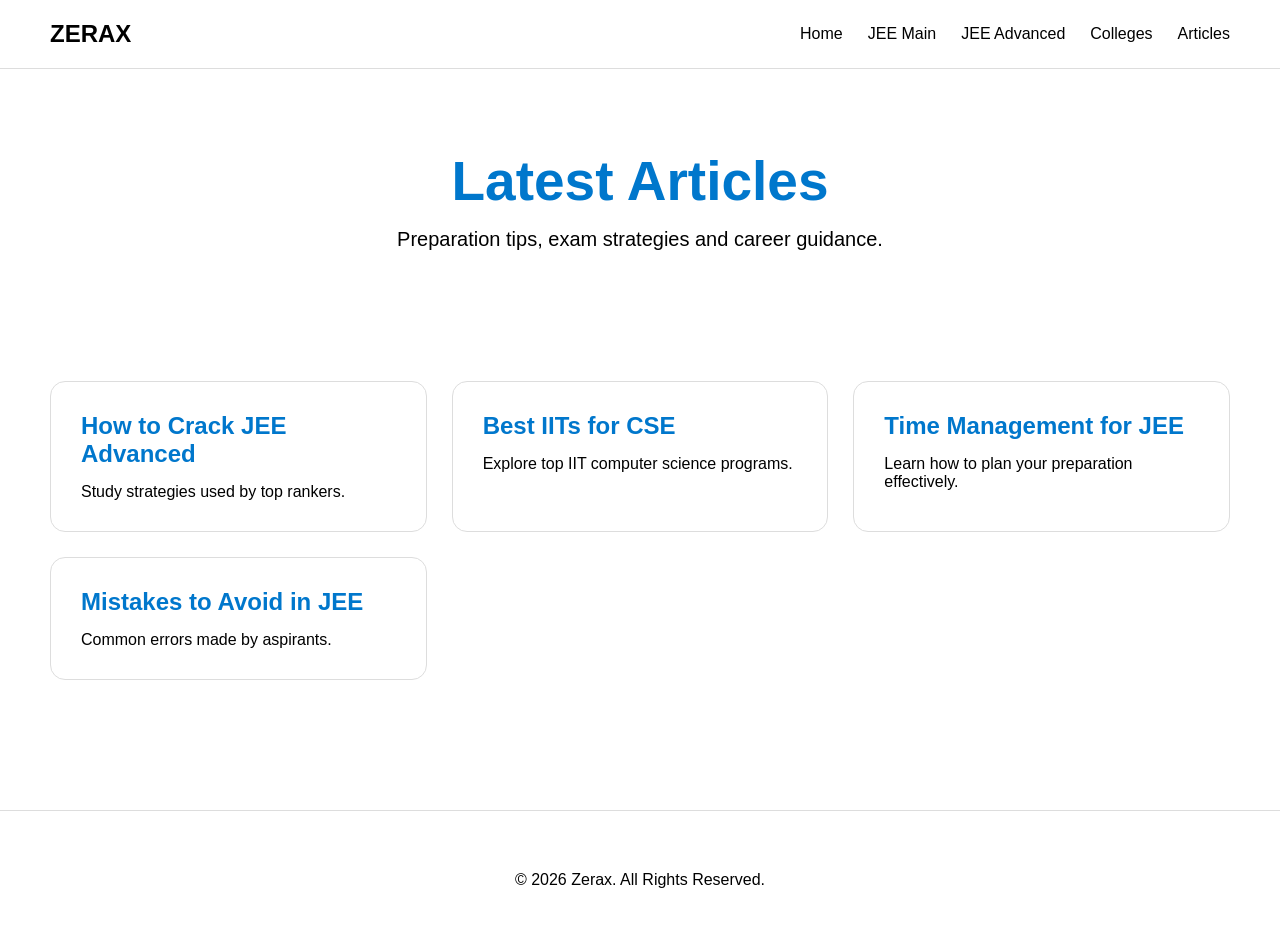
<file: articles.html>
<!DOCTYPE html>
<html lang="en">
<head>
    <meta charset="UTF-8">
    <meta name="viewport" content="width=device-width, initial-scale=1.0">
    <title>Articles - Zerax</title>
    <link rel="stylesheet" href="style.css">
</head>
<body>

<nav>
    <div class="logo">ZERAX</div>

    <ul>
        <li><a href="index.html">Home</a></li>
        <li><a href="jee-main.html">JEE Main</a></li>
        <li><a href="jee-advanced.html">JEE Advanced</a></li>
        <li><a href="colleges.html">Colleges</a></li>
        <li><a href="articles.html">Articles</a></li>
    </ul>
</nav>

<section class="exam-hero">
    <h1>Latest Articles</h1>
    <p>Preparation tips, exam strategies and career guidance.</p>
</section>

<section class="info-section">

    <div class="info-card">
        <h2>How to Crack JEE Advanced</h2>
        <p>Study strategies used by top rankers.</p>
    </div>

    <div class="info-card">
        <h2>Best IITs for CSE</h2>
        <p>Explore top IIT computer science programs.</p>
    </div>

    <div class="info-card">
        <h2>Time Management for JEE</h2>
        <p>Learn how to plan your preparation effectively.</p>
    </div>

    <div class="info-card">
        <h2>Mistakes to Avoid in JEE</h2>
        <p>Common errors made by aspirants.</p>
    </div>

</section>

<footer>
    <p>© 2026 Zerax. All Rights Reserved.</p>
</footer>

</body>
</html>
</file>
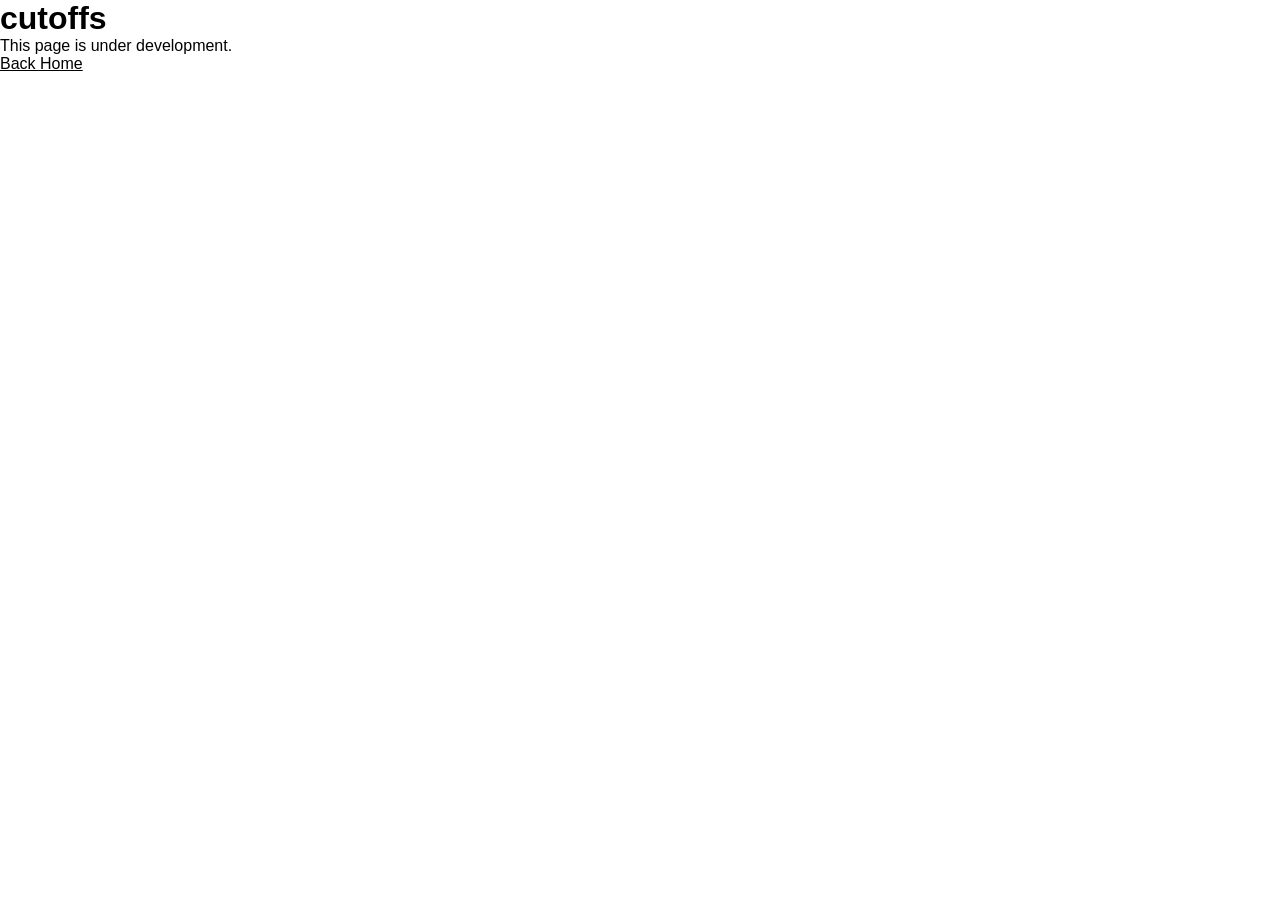
<file: cutoffs.html>
<!DOCTYPE html>
<html>
<head>
    <title>cutoffs - Zerax</title>
    <link rel="stylesheet" href="style.css">
</head>
<body>

<h1>cutoffs</h1>
<p>This page is under development.</p>

<a href="index.html">Back Home</a>

</body>
</html>
</file>
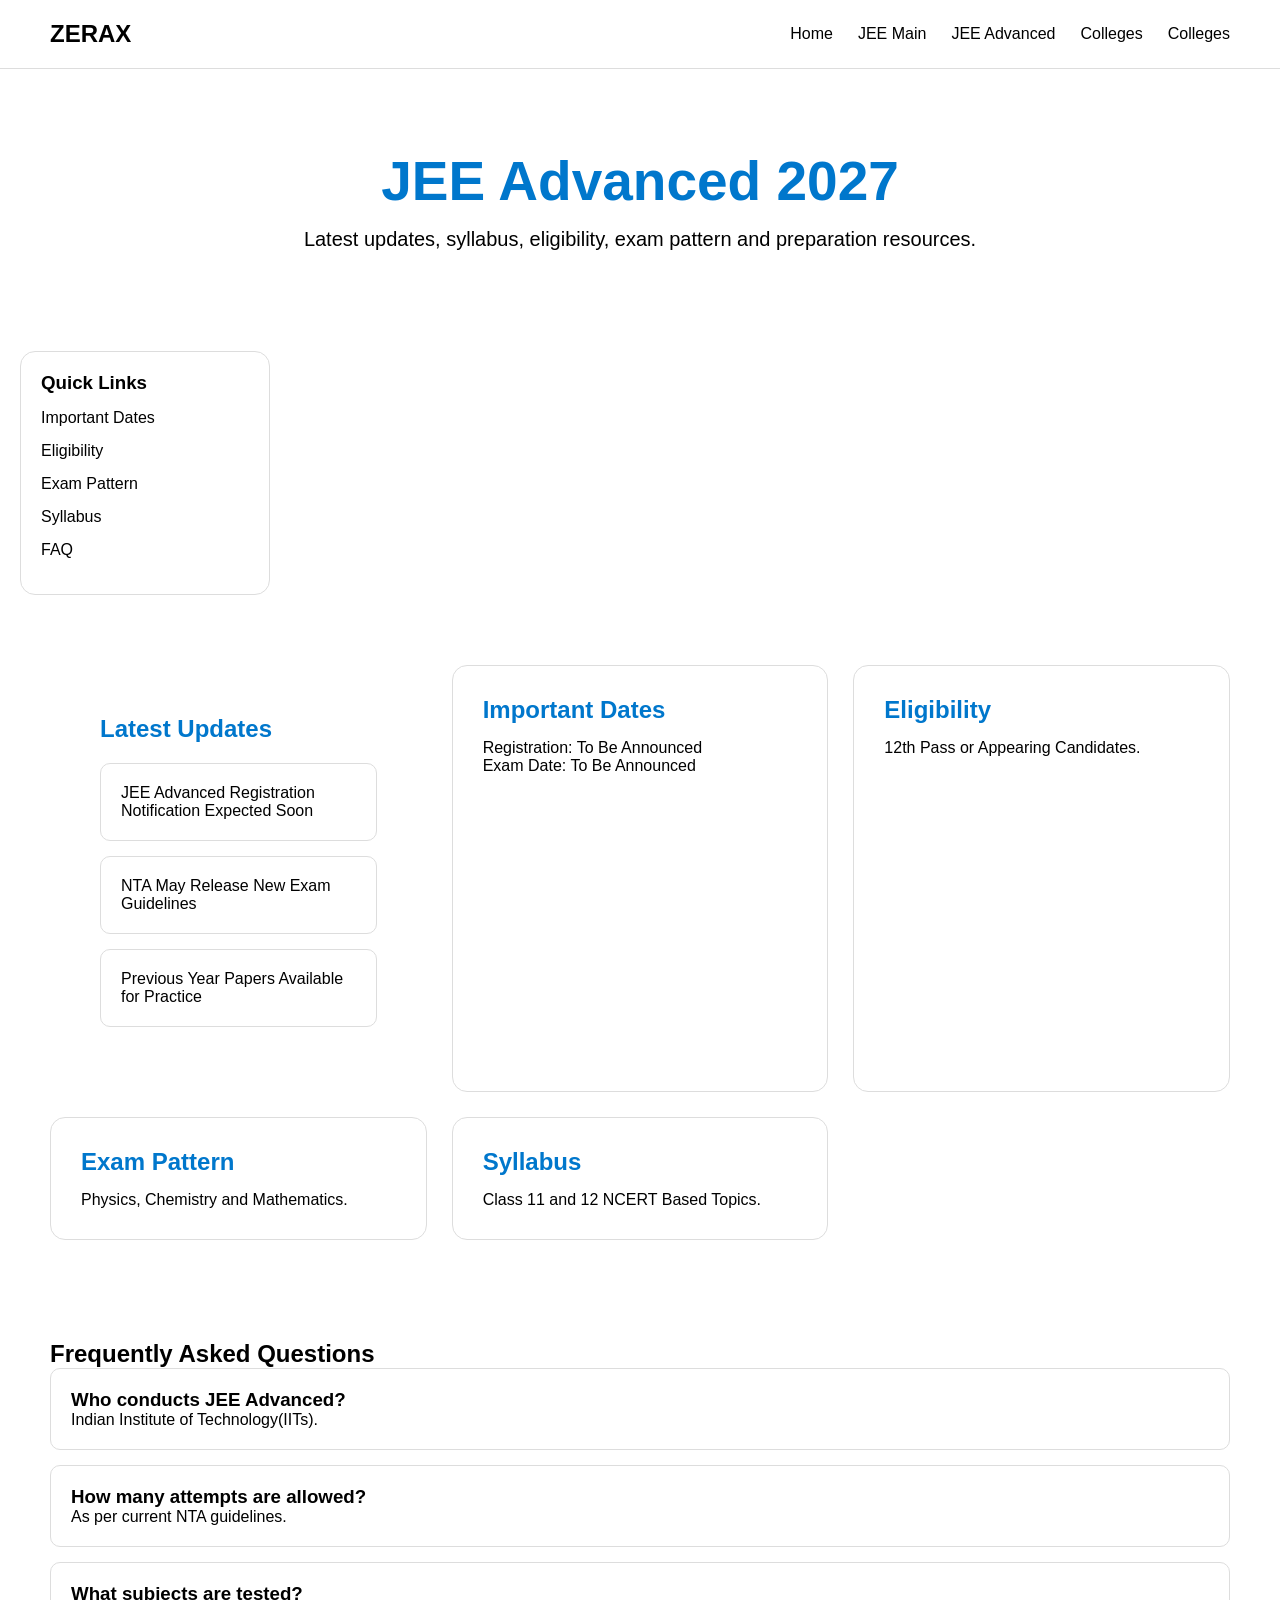
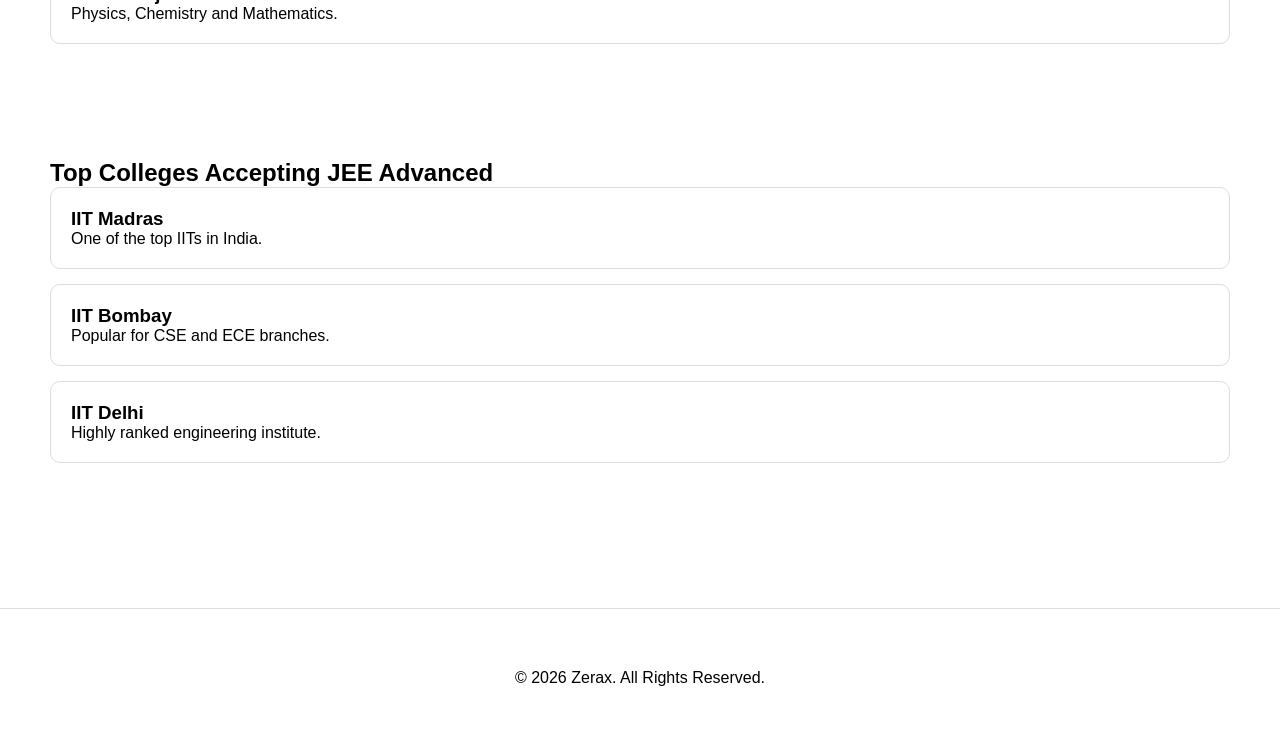
<file: jee-advanced.html>
<!DOCTYPE html>
<html lang="en">
<head>
    <meta charset="UTF-8">
    <meta name="viewport" content="width=device-width, initial-scale=1.0">
    <title>JEE Advanced 2027 - Zerax</title>
    <link rel="stylesheet" href="style.css">
</head>
<body>

<nav>
    <div class="logo">ZERAX</div>

    <ul>
         <li><a href="index.html">Home</a></li>
        <li><a href="jee-main.html">JEE Main</a></li>
        <li><a href="jee-advanced.html">JEE Advanced</a></li>
        <li><a href="colleges.html">Colleges</a></li>
        <li><a href="artcles.html">Colleges</a></li>
    </ul>
</nav>

<section class="exam-hero">
    <h1>JEE Advanced 2027</h1>
    <p>Latest updates, syllabus, eligibility, exam pattern and preparation resources.</p>
</section>

<div class="page-layout">

    <aside class="sidebar">
        <h3>Quick Links</h3>

        <a href="#">Important Dates</a>
        <a href="#">Eligibility</a>
        <a href="#">Exam Pattern</a>
        <a href="#">Syllabus</a>
        <a href="#">FAQ</a>
    </aside>

    <main class="content-area">

        <!-- Put all your existing cards and FAQ section here -->

    </main>

</div>

<section class="info-section">
<section class="latest-updates">

    <h2>Latest Updates</h2>

    <div class="update-card">
        JEE Advanced Registration Notification Expected Soon
    </div>

    <div class="update-card">
        NTA May Release New Exam Guidelines
    </div>

    <div class="update-card">
        Previous Year Papers Available for Practice
    </div>

</section>
    <div class="info-card">
        <h2>Important Dates</h2>
        <p>Registration: To Be Announced</p>
        <p>Exam Date: To Be Announced</p>
    </div>
  
    <div class="info-card">
        <h2>Eligibility</h2>
        <p>12th Pass or Appearing Candidates.</p>
    </div>

    <div class="info-card">
        <h2>Exam Pattern</h2>
        <p>Physics, Chemistry and Mathematics.</p>
    </div>

    <div class="info-card">
        <h2>Syllabus</h2>
        <p>Class 11 and 12 NCERT Based Topics.</p>
    </div>
</section>
<section class="faq-section">

    <h2>Frequently Asked Questions</h2>

    <div class="faq-card">
        <h3>Who conducts JEE Advanced?</h3>
        <p>Indian Institute of Technology(IITs).</p>
    </div>

    <div class="faq-card">
        <h3>How many attempts are allowed?</h3>
        <p>As per current NTA guidelines.</p>
    </div>

    <div class="faq-card">
        <h3>What subjects are tested?</h3>
        <p>Physics, Chemistry and Mathematics.</p>
    </div>

</section>

<section class="top-colleges">

    <h2>Top Colleges Accepting JEE Advanced</h2>

    <div class="college-card">
        <h3>IIT Madras</h3>
        <p>One of the top IITs in India.</p>
    </div>

    <div class="college-card">
        <h3>IIT Bombay</h3>
        <p>Popular for CSE and ECE branches.</p>
    </div>

    <div class="college-card">
        <h3>IIT Delhi</h3>
        <p>Highly ranked engineering institute.</p>
    </div>

</section>

<footer>
    <p>© 2026 Zerax. All Rights Reserved.</p>
</footer>

</body>
</html>
</file>
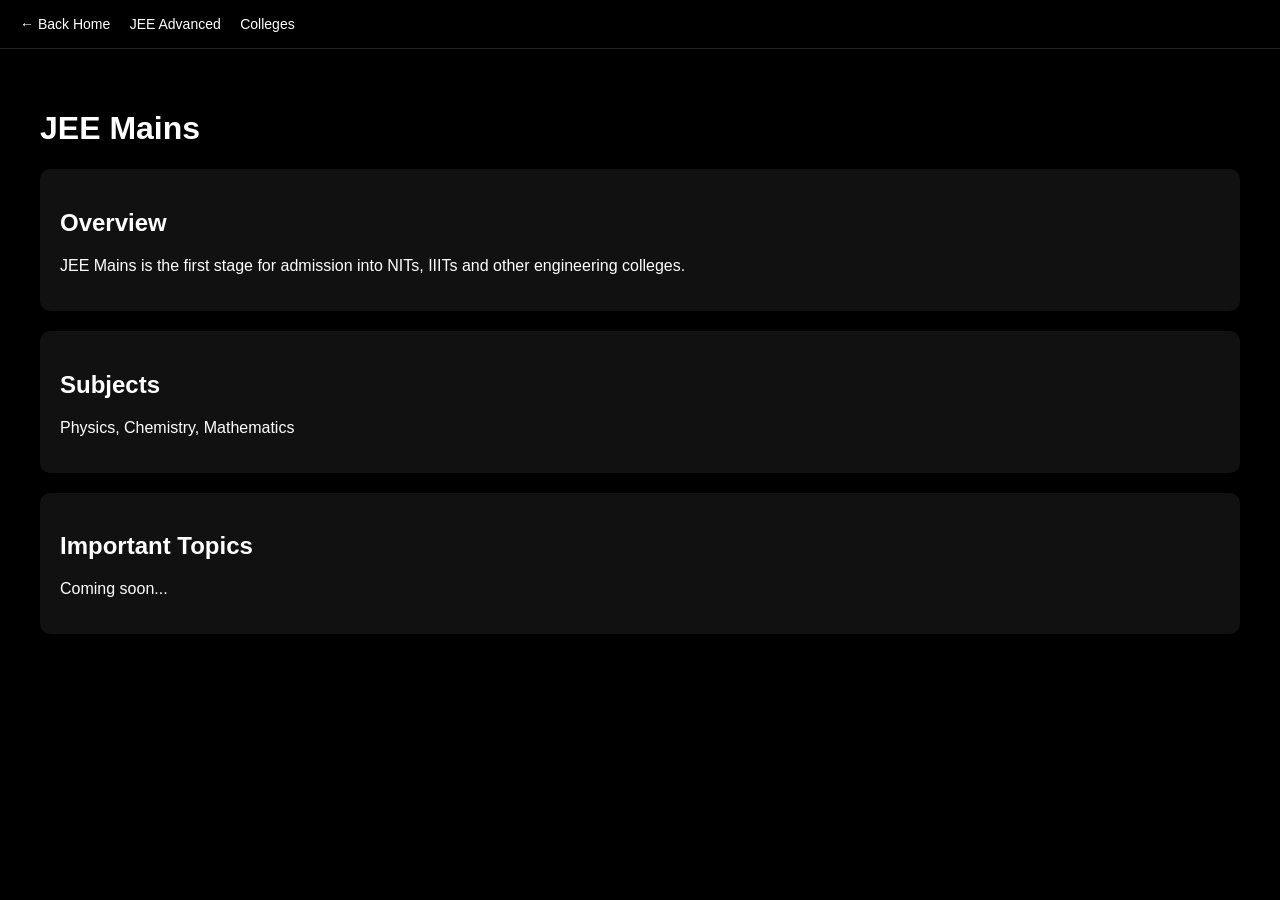
<file: jee-main (2).html>
<!DOCTYPE html>
<html lang="en">
<head>
  <meta charset="UTF-8">
  <title>JEE Mains - Zerax</title>

  <style>
    body {
      margin: 0;
      font-family: Arial;
      background: #000;
      color: white;
    }

    .header {
      padding: 15px 20px;
      background: #000;
      border-bottom: 1px solid #222;
    }

    .header a {
      color: white;
      text-decoration: none;
      margin-right: 15px;
      font-size: 14px;
    }

    .container {
      padding: 40px;
    }

    h1 {
      font-size: 32px;
    }

    .box {
      background: #111;
      padding: 20px;
      border-radius: 10px;
      margin-top: 20px;
    }

  </style>
</head>

<body>

  <div class="header">
    <a href="index.html">← Back Home</a>
    <a href="jee-advanced.html">JEE Advanced</a>
    <a href="colleges.html">Colleges</a>
  </div>

  <div class="container">
    <h1>JEE Mains</h1>

    <div class="box">
      <h2>Overview</h2>
      <p>JEE Mains is the first stage for admission into NITs, IIITs and other engineering colleges.</p>
    </div>

    <div class="box">
      <h2>Subjects</h2>
      <p>Physics, Chemistry, Mathematics</p>
    </div>

    <div class="box">
      <h2>Important Topics</h2>
      <p>Coming soon...</p>
    </div>

  </div>

</body>
</html>
</file>
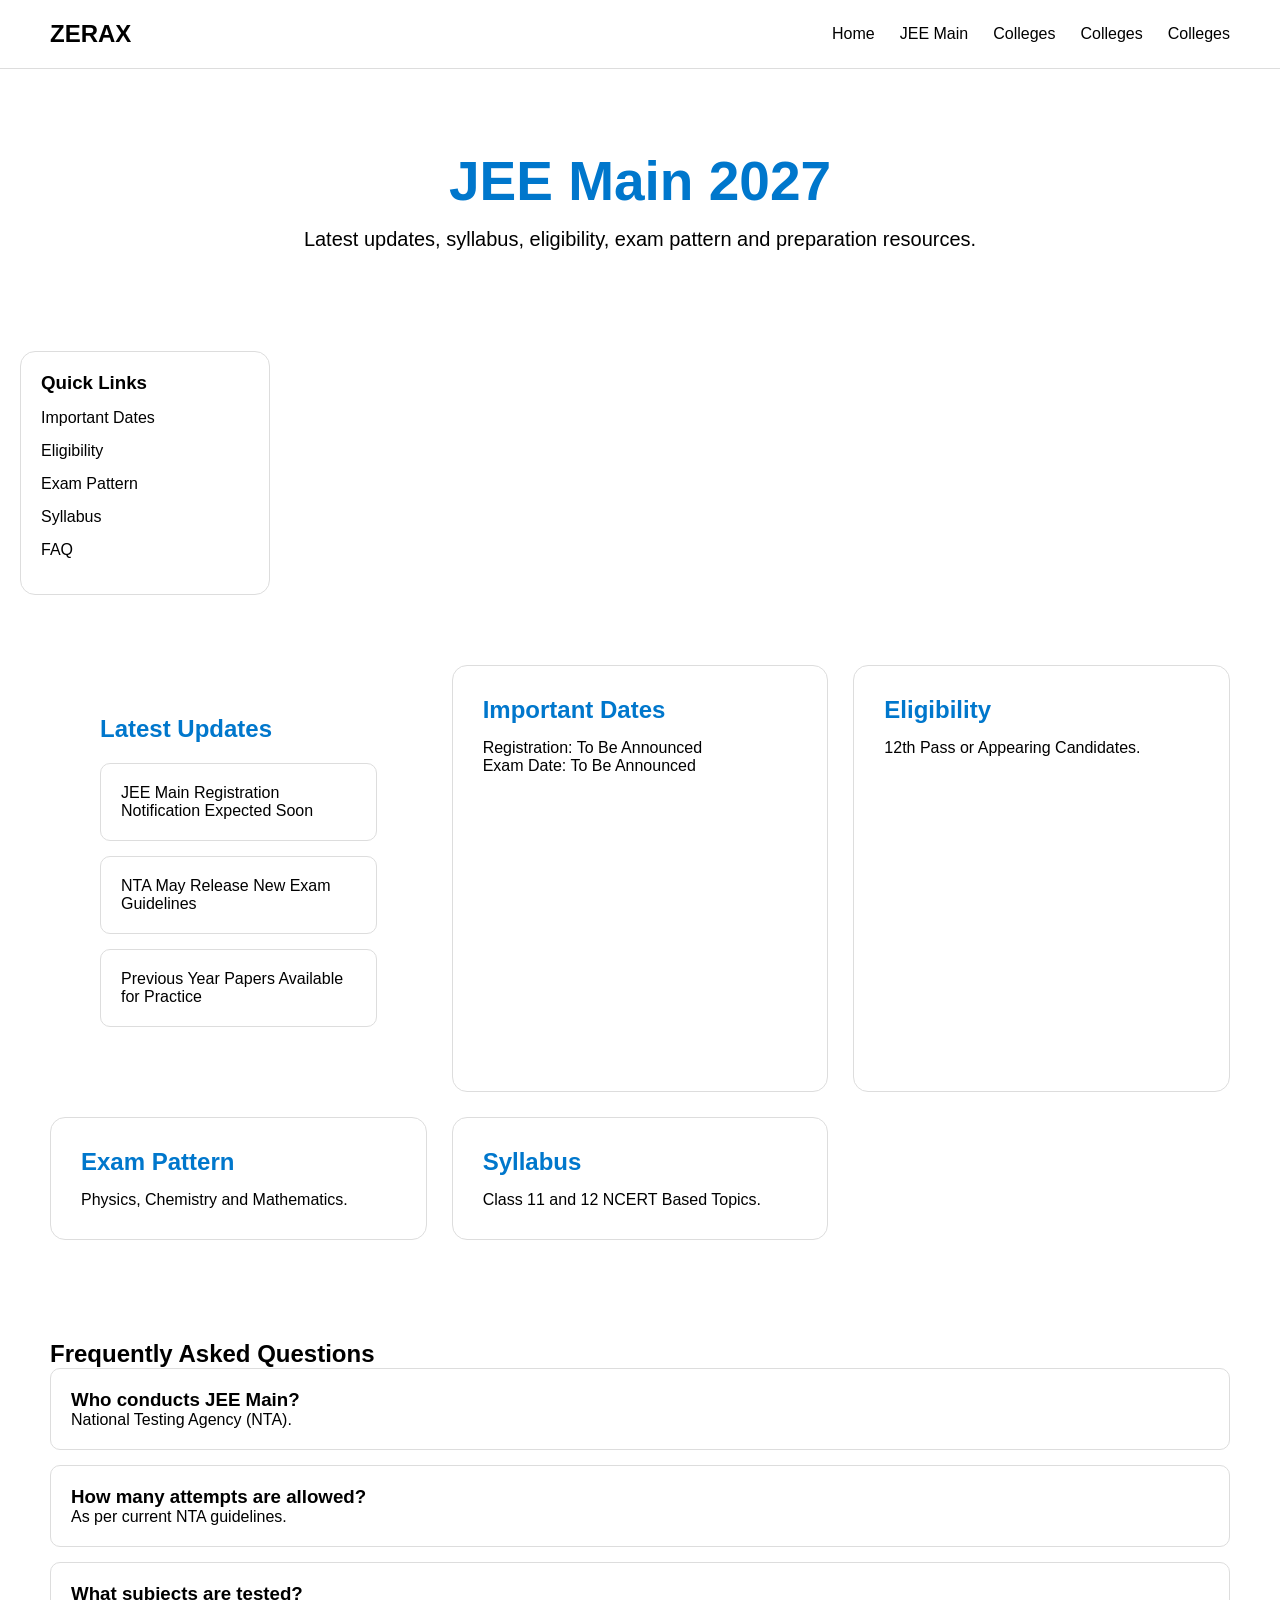
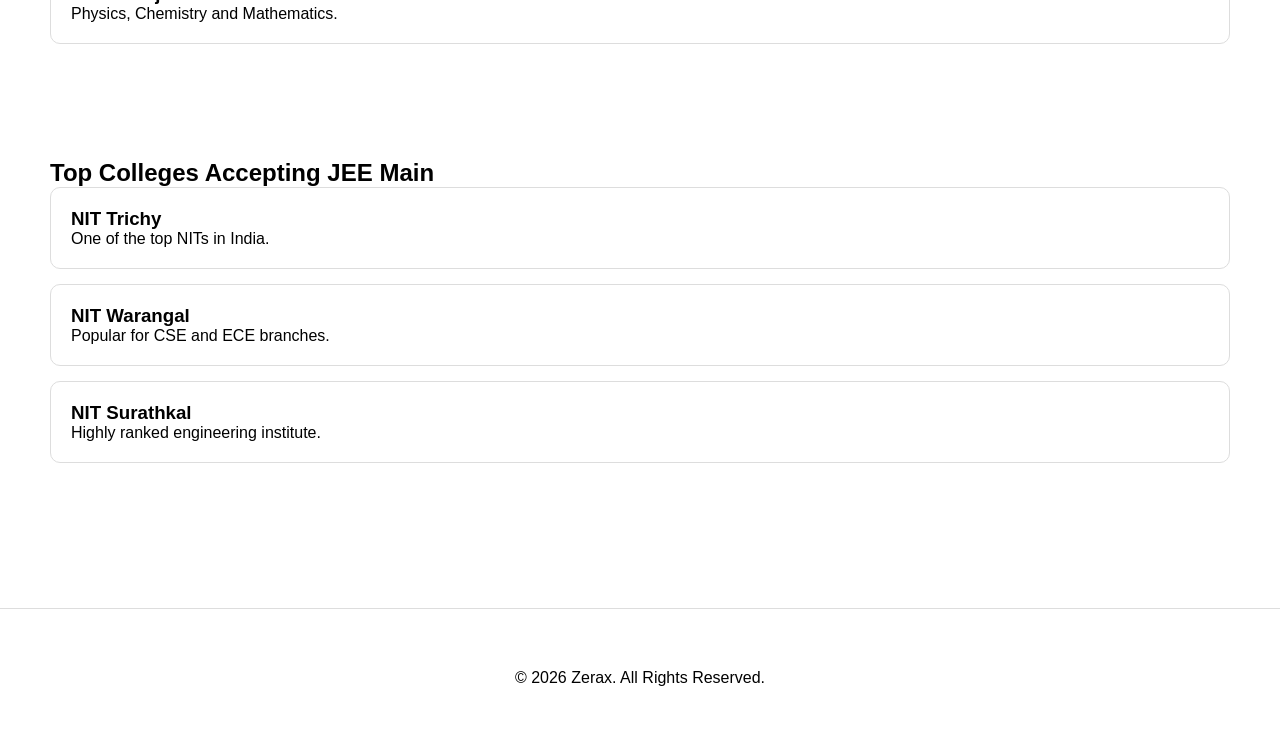
<file: jee-main.html>
<!DOCTYPE html>
<html lang="en">
<head>
    <meta charset="UTF-8">
    <meta name="viewport" content="width=device-width, initial-scale=1.0">
    <title>JEE Main 2027 - Zerax</title>
    <link rel="stylesheet" href="style.css">
</head>
<body>

<nav>
    <div class="logo">ZERAX</div>

    <ul>
        <li><a href="index.html">Home</a></li>
        <li><a href="jee-main.html">JEE Main</a></li>
        <li><a href="jee advanced.html">Colleges</a></li>
        <li><a href="colleges.html">Colleges</a></li>
        <li><a href="articles.html">Colleges</a></li>
    </ul>
</nav>

<section class="exam-hero">
    <h1>JEE Main 2027</h1>
    <p>Latest updates, syllabus, eligibility, exam pattern and preparation resources.</p>
</section>

<div class="page-layout">

    <aside class="sidebar">
        <h3>Quick Links</h3>

        <a href="#">Important Dates</a>
        <a href="#">Eligibility</a>
        <a href="#">Exam Pattern</a>
        <a href="#">Syllabus</a>
        <a href="#">FAQ</a>
    </aside>

    <main class="content-area">

        <!-- Put all your existing cards and FAQ section here -->

    </main>

</div>

<section class="info-section">
<section class="latest-updates">

    <h2>Latest Updates</h2>

    <div class="update-card">
        JEE Main Registration Notification Expected Soon
    </div>

    <div class="update-card">
        NTA May Release New Exam Guidelines
    </div>

    <div class="update-card">
        Previous Year Papers Available for Practice
    </div>

</section>
    <div class="info-card">
        <h2>Important Dates</h2>
        <p>Registration: To Be Announced</p>
        <p>Exam Date: To Be Announced</p>
    </div>
  
    <div class="info-card">
        <h2>Eligibility</h2>
        <p>12th Pass or Appearing Candidates.</p>
    </div>

    <div class="info-card">
        <h2>Exam Pattern</h2>
        <p>Physics, Chemistry and Mathematics.</p>
    </div>

    <div class="info-card">
        <h2>Syllabus</h2>
        <p>Class 11 and 12 NCERT Based Topics.</p>
    </div>
</section>
<section class="faq-section">

    <h2>Frequently Asked Questions</h2>

    <div class="faq-card">
        <h3>Who conducts JEE Main?</h3>
        <p>National Testing Agency (NTA).</p>
    </div>

    <div class="faq-card">
        <h3>How many attempts are allowed?</h3>
        <p>As per current NTA guidelines.</p>
    </div>

    <div class="faq-card">
        <h3>What subjects are tested?</h3>
        <p>Physics, Chemistry and Mathematics.</p>
    </div>

</section>

<section class="top-colleges">

    <h2>Top Colleges Accepting JEE Main</h2>

    <div class="college-card">
        <h3>NIT Trichy</h3>
        <p>One of the top NITs in India.</p>
    </div>

    <div class="college-card">
        <h3>NIT Warangal</h3>
        <p>Popular for CSE and ECE branches.</p>
    </div>

    <div class="college-card">
        <h3>NIT Surathkal</h3>
        <p>Highly ranked engineering institute.</p>
    </div>

</section>

<footer>
    <p>© 2026 Zerax. All Rights Reserved.</p>
</footer>

</body>
</html>
</file>
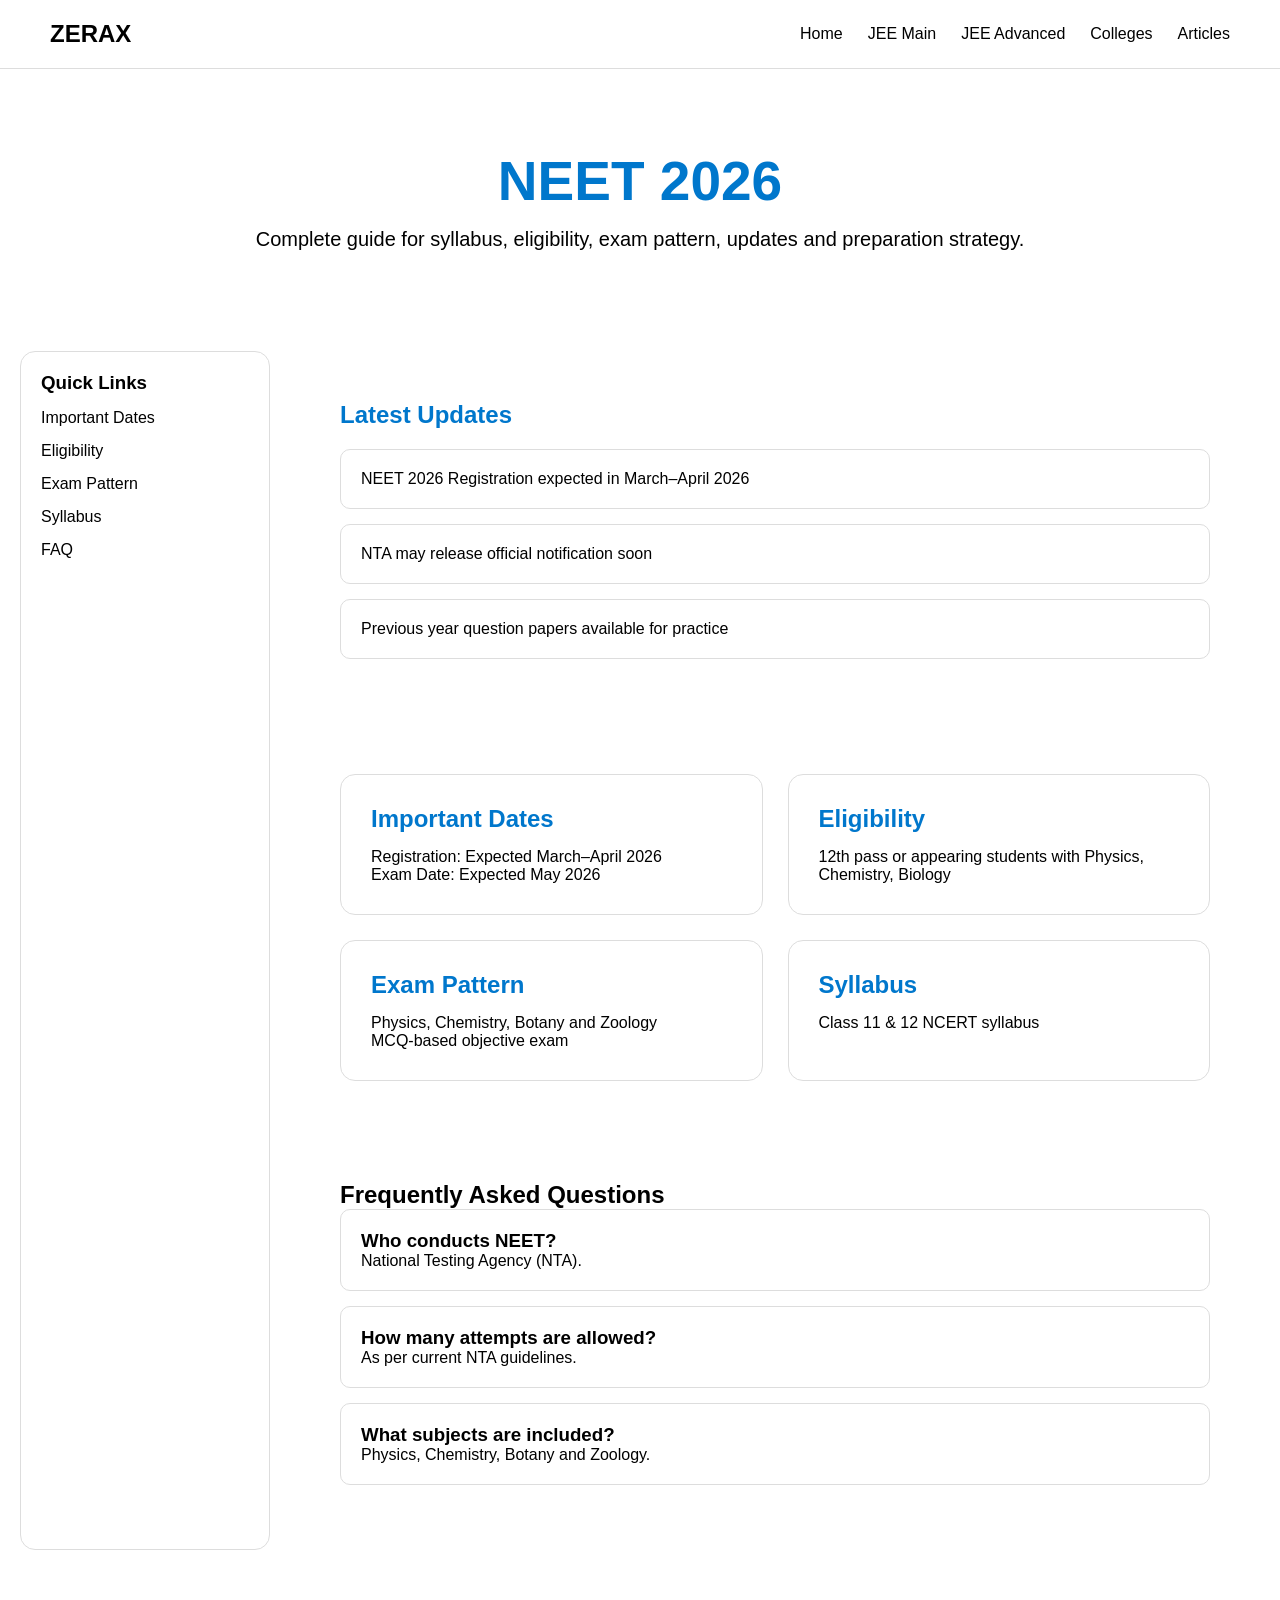
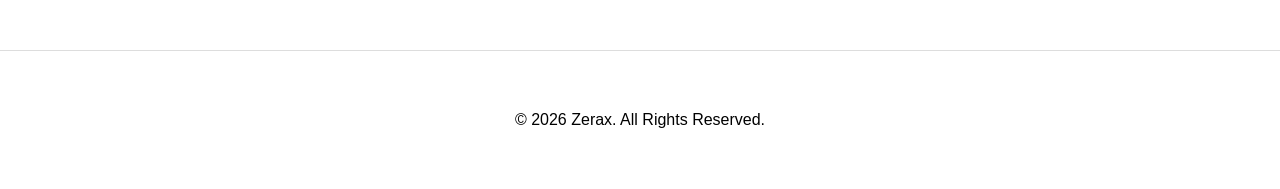
<file: neet.html>
<!DOCTYPE html>
<html lang="en">
<head>
    <meta charset="UTF-8">
    <meta name="viewport" content="width=device-width, initial-scale=1.0">

    <title>NEET 2026 Guide - Zerax</title>

    <!-- SEO -->
    <meta name="description" content="NEET 2026 complete guide - syllabus, exam pattern, eligibility, important dates, and preparation strategy by Zerax.">
    <meta name="keywords" content="NEET 2026, NEET exam, NTA NEET, medical entrance exam, NEET syllabus, NEET preparation">
    <meta name="author" content="Zerax">

    <link rel="stylesheet" href="style.css">
</head>

<body>

<!-- NAVIGATION -->
<nav>
    <div class="logo">ZERAX</div>

    <ul>
        <li><a href="index.html">Home</a></li>
        <li><a href="jee-main.html">JEE Main</a></li>
        <li><a href="jee-advanced.html">JEE Advanced</a></li>
        <li><a href="colleges.html">Colleges</a></li>
        <li><a href="articles.html">Articles</a></li>
    </ul>
</nav>

<!-- HERO SECTION -->
<section class="exam-hero">
    <h1>NEET 2026</h1>
    <p>Complete guide for syllabus, eligibility, exam pattern, updates and preparation strategy.</p>
</section>

<!-- MAIN LAYOUT -->
<div class="page-layout">

    <!-- SIDEBAR -->
    <aside class="sidebar">
        <h3>Quick Links</h3>
        <a href="#">Important Dates</a>
        <a href="#">Eligibility</a>
        <a href="#">Exam Pattern</a>
        <a href="#">Syllabus</a>
        <a href="#">FAQ</a>
    </aside>

    <!-- MAIN CONTENT -->
    <main class="content-area">

        <!-- UPDATES -->
        <section class="latest-updates">
            <h2>Latest Updates</h2>

            <div class="update-card">
                NEET 2026 Registration expected in March–April 2026
            </div>

            <div class="update-card">
                NTA may release official notification soon
            </div>

            <div class="update-card">
                Previous year question papers available for practice
            </div>
        </section>

        <!-- INFO -->
        <section class="info-section">

            <div class="info-card">
                <h2>Important Dates</h2>
                <p>Registration: Expected March–April 2026</p>
                <p>Exam Date: Expected May 2026</p>
            </div>

            <div class="info-card">
                <h2>Eligibility</h2>
                <p>12th pass or appearing students with Physics, Chemistry, Biology</p>
            </div>

            <div class="info-card">
                <h2>Exam Pattern</h2>
                <p>Physics, Chemistry, Botany and Zoology</p>
                <p>MCQ-based objective exam</p>
            </div>

            <div class="info-card">
                <h2>Syllabus</h2>
                <p>Class 11 & 12 NCERT syllabus</p>
            </div>

        </section>

        <!-- FAQ -->
        <section class="faq-section">

            <h2>Frequently Asked Questions</h2>

            <div class="faq-card">
                <h3>Who conducts NEET?</h3>
                <p>National Testing Agency (NTA).</p>
            </div>

            <div class="faq-card">
                <h3>How many attempts are allowed?</h3>
                <p>As per current NTA guidelines.</p>
            </div>

            <div class="faq-card">
                <h3>What subjects are included?</h3>
                <p>Physics, Chemistry, Botany and Zoology.</p>
            </div>

        </section>

    </main>
</div>

<!-- FOOTER -->
<footer>
    <p>© 2026 Zerax. All Rights Reserved.</p>
</footer>

</body>
</html>
</file>
<file: style.css>
*{
    margin:0;
    padding:0;
    box-sizing:border-box;
    font-family:Arial,sans-serif;
}

body{
    background:#ffffff;
    color:#0f172a;
    font-family:'Poppins',sans-serif;
}

nav{
    display:flex;
    justify-content:space-between;
    align-items:center;
    padding:20px 50px;
    background:#111827;
}

.logo{
    font-size:28px;
    font-weight:bold;
    color:#00c3ff;
}

nav ul{
    display:flex;
    list-style:none;
    gap:25px;
}

nav a{
    color:white;
    text-decoration:none;
}

.login-btn{
    background:#00c3ff;
    border:none;
    padding:10px 20px;
    border-radius:8px;
    cursor:pointer;
}

.hero{
    text-align:center;
    padding:100px 20px;
}

.hero h1{
    font-size:50px;
    margin-bottom:20px;
}

.hero p{
    font-size:20px;
    margin-bottom:30px;
}

.hero input{
    width:500px;
    max-width:90%;
    padding:15px;
    border:none;
    border-radius:10px;
}

.cards{
    display:grid;
    grid-template-columns:repeat(auto-fit,minmax(250px,1fr));
    gap:25px;
    padding:50px;
}
.card {
  background: rgba(255, 255, 255, 0.05);
  border: 1px solid rgba(255, 255, 255, 0.1);
  border-radius: 12px;
  padding: 20px;
  transition: 0.3s;
}

.card:hover {
  transform: translateY(-6px);
  background: rgba(255, 255, 255, 0.08);
}

.card h2{
    margin-bottom:15px;
}

footer{
    text-align:center;
    padding:30px;
    background:#111827;
}
.popular-exams{
    text-align:center;
    padding:60px 20px;
}

.popular-exams h2{
    margin-bottom:30px;
    font-size:35px;
}

.exam-list{
    display:flex;
    justify-content:center;
    flex-wrap:wrap;
    gap:15px;
}

.exam-list button{
    padding:15px 25px;
    border:none;
    border-radius:10px;
    background:#111827;
    color:white;
    cursor:pointer;
    transition:0.3s;
}

.exam-list button:hover{
    background:#00c3ff;
}
.news-bar{
    background:#00c3ff;
    color:white;
    padding:10px;
    overflow:hidden;
    white-space:nowrap;
    display:flex;
    align-items:center;
    gap:10px;
}

.news-bar img{
    width:25px;
    height:25px;
}

.news-bar span{
    display:inline-block;
    padding-left:100%;
    animation:scrollNews 15s linear infinite;
}

@keyframes scrollNews{
    from{
        transform:translateX(0);
    }
    to{
        transform:translateX(-100%);
    }
}
.stats{
    display:flex;
    justify-content:center;
    gap:30px;
    padding:60px 20px;
    flex-wrap:wrap;
}

.stat-box{
    background:#111827;
    padding:30px;
    width:220px;
    text-align:center;
    border-radius:15px;
}

.stat-box h2{
    color:#00c3ff;
    margin-bottom:10px;
}
.exam-hero{
    text-align:center;
    padding:80px 20px;
}

.exam-hero h1{
    font-size:55px;
    color:#00c3ff;
}

.exam-hero p{
    margin-top:15px;
    font-size:20px;
}

.info-section{
    display:grid;
    grid-template-columns:repeat(auto-fit,minmax(300px,1fr));
    gap:25px;
    padding:50px;
}

.info-card{
    background:#111827;
    padding:30px;
    border-radius:15px;
}

.info-card h2{
    color:#00c3ff;
    margin-bottom:15px;
}
.latest-updates{
    padding:50px;
}

.latest-updates h2{
    color:#00c3ff;
    margin-bottom:20px;
}

.update-card{
    background:#111827;
    padding:20px;
    margin-bottom:15px;
    border-radius:10px;
}
.faq-section{
    padding:50px;
}

.faq-card{
    background:#111827;
    padding:20px;
    margin-bottom:15px;
    border-radius:10px;
}
.page-layout{
    display:flex;
    gap:20px;
    padding:20px;
}

.sidebar{
    width:250px;
    background:#111827;
    padding:20px;
    border-radius:15px;
}

.sidebar a{
    display:block;
    color:white;
    text-decoration:none;
    margin:15px 0;
}

.content-area{
    flex:1;
}
.top-colleges{
    padding:50px;
}

.college-card{
    background:#111827;
    padding:20px;
    margin-bottom:15px;
    border-radius:10px;
}
.latest-news{
    padding:50px;
}

.latest-news h2{
    text-align:center;
    margin-bottom:30px;
    color:#00c3ff;
}

.news-card{
    background:#111827;
    padding:20px;
    border-radius:10px;
    margin-bottom:15px;
}
.info-card img{
    width:100%;
    border-radius:10px;
    margin-bottom:15px;
}
.info-card{
    transition:0.3s;
}

.info-card:hover{
    transform:translateY(-8px);
}
@media(max-width:768px){

nav{
    flex-direction:column;
}

nav ul{
    flex-direction:column;
    text-align:center;
}

.hero h1{
    font-size:35px;
}

}
.logo img{
    height:50px;
    width:auto;
}
body {
  margin: 0;
  font-family: Arial;
  background: #0b0f19;  /* dark black-blue */
  color: white;
}
html, body {
  margin: 0;
  padding: 0;
  height: 100%;
  background: #000000;   /* full black */
  color: #ffffff;
  font-family: Arial, sans-serif;
}
section {
  background: #000 !important;
}
body {
  margin: 0;
  background: #000;
  color: white;
  font-family: Arial, sans-serif;
}

/* MAIN HEADER */
.header {
  display: flex;
  align-items: center;
  justify-content: space-between;
  padding: 15px 20px;
  background: #000;
}

/* LEFT LOGO */
.left img {
  height: 45px;
}

/* CENTER TITLE */
.center {
  text-align: center;
  flex: 1;
}

.title {
  font-size: 42px;
  font-weight: bold;
}

.subtitle {
  font-size: 14px;
  color: #aaa;
  margin-top: 3px;
}

/* RIGHT MENU */
.nav {
  display: flex;
  gap: 20px;
}

.nav a {
  color: white;
  text-decoration: none;
  font-size: 14px;
}

.nav a:hover {
  text-decoration: underline;
}
.header {
  display: flex;
  align-items: center;
  justify-content: space-between;
  padding: 15px 25px;
  background: rgba(255, 255, 255, 0.05);
  backdrop-filter: blur(10px);
  border-bottom: 1px solid rgba(255,255,255,0.1);
}.cards a {
  text-decoration: none;
  color: white;
}
@media (max-width: 768px) {

  .header {
    flex-direction: column;
    text-align: center;
  }

  .nav {
    flex-wrap: wrap;
    justify-content: center;
    margin-top: 10px;
  }

  .nav a {
    font-size: 12px;
  }

.title {
  font-size: 42px;
  font-weight: bold;
}

.subtitle {
  color: #aaa;
  font-size: 14px;
}
 }
/* Floating Button */
.chat-btn {
  position: fixed;
  bottom: 20px;
  right: 20px;
  width: 55px;
  height: 55px;
  background: #1f1f1f;
  color: white;
  border-radius: 50%;
  display: flex;
  align-items: center;
  justify-content: center;
  cursor: pointer;
  font-size: 22px;
  z-index: 10000;
}

/* Chat Box */
.chat-box {
  position: fixed;
  bottom: 90px;
  right: 20px;
  width: 300px;
  height: 380px;
  background: #111;
  border: 1px solid #333;
  display: none;
  flex-direction: column;
  z-index: 9999;
  border-radius: 10px;
  overflow: hidden;
}

/* Active state */
.chat-box.active {
  display: flex;
}

/* Header */
.chat-header {
  background: #000;
  padding: 10px;
  display: flex;
  justify-content: space-between;
  align-items: center;
  font-weight: bold;
}

/* Body */
.chat-body {
  flex: 1;
  padding: 10px;
  overflow-y: auto;
  font-size: 13px;
  color: white;
}

/* Input area */
.chat-input {
  display: flex;
  border-top: 1px solid #222;
}

.chat-input input {
  flex: 1;
  padding: 10px;
  border: none;
  outline: none;
  background: #000;
  color: white;
}

.chat-input button {
  background: #1f1f1f;
  color: white;
  border: none;
  padding: 10px;
  cursor: pointer;
}

.chat-input button:hover {
  background: #333;
}
.header {
    display: flex;
    justify-content: space-between;
    align-items: center;
    padding: 15px 30px;
    background: #0f172a;
    color: white;
}

.logo {
    font-size: 24px;
    font-weight: bold;
    color: white;
}

.nav-links {
    list-style: none;
    display: flex;
    gap: 20px;
}

.nav-links li a {
    color: white;
    text-decoration: none;
    font-weight: 500;
}

.nav-links li a:hover {
    color: #38bdf8;
}
.clock-container {
    text-align: center;
    background: linear-gradient(135deg, #0f172a, #1e293b);
    color: white;
    padding: 30px;
    border-radius: 15px;
    margin: 20px;
}

.clock {
    display: flex;
    justify-content: center;
    gap: 15px;
    margin-top: 20px;
}

.box {
    background: #111827;
    padding: 20px;
    border-radius: 12px;
    width: 90px;
    transition: 0.3s;
    animation: pulse 1s infinite alternate;
}

.box span {
    font-size: 28px;
    font-weight: bold;
    color: #38bdf8;
}

.box p {
    margin: 5px 0 0;
    font-size: 14px;
    color: #cbd5e1;
}

/* ANIMATION EFFECT */
@keyframes pulse {
    from {
        transform: scale(1);
    }
    to {
        transform: scale(1.05);
    }
}
footer{

background:#0f172a;

padding:60px 8%;

color:white;

margin-top:80px;

}

.footer-container{

display:grid;

grid-template-columns:2fr 1fr 1fr 1fr;

gap:50px;

}

.footer-column h2{

font-size:32px;

margin-bottom:20px;

}

.footer-column h3{

margin-bottom:20px;

color:#60a5fa;

}

.footer-column p{

color:#cbd5e1;

line-height:1.8;

}

.footer-column a{

display:block;

margin:12px 0;

color:#d1d5db;

text-decoration:none;

transition:.3s;

}

.footer-column a:hover{

color:#3b82f6;

padding-left:6px;

}

footer hr{

margin:40px 0 20px;

border:1px solid #334155;

}

.footer-bottom{

text-align:center;

color:#94a3b8;

}

@media(max-width:900px){

.footer-container{

grid-template-columns:1fr;

}

}
/* =========================================
   LIGHT THEME (WHITE BACKGROUND + BLUE TEXT)
   ========================================= */

/* Global */
html,
body {
    background: #ffffff !important;
    color: #000000 !important;
}

/* Sections */
section,
.hero,
.exam-hero,
.popular-exams,
.stats,
.latest-news,
.latest-updates,
.top-colleges,
.faq-section,
.clock-container {
    background: #ffffff !important;
    color: #000000 !important;
}

/* Header & Navigation */
nav,
.header {
    background: #ffffff !important;
    color: #000000 !important;
    border-bottom: 1px solid #ddd;
}

.logo,
.title,
.subtitle,
.center,
.left {
    color: #000000 !important;
}

nav a,
.nav a,
.nav-links li a,
.sidebar a {
    color: #000000 !important;
}

nav a:hover,
.nav a:hover,
.nav-links li a:hover,
.sidebar a:hover {
    color: #0077cc !important;
}

/* Cards */
.card,
.info-card,
.update-card,
.faq-card,
.college-card,
.news-card,
.stat-box,
.sidebar,
.box {
    background: #ffffff !important;
    color: #000000 !important;
    border: 1px solid #dddddd !important;
}

/* Headings */
h1,
h2,
h3,
h4,
h5,
h6,
p,
span,
li,
label {
    color: #000000 !important;
}

/* Blue headings */
.info-card h2,
.latest-news h2,
.latest-updates h2,
.popular-exams h2,
.exam-hero h1,
.stat-box h2 {
    color: #0077cc !important;
}

/* Hero */
.hero input {
    background: #ffffff;
    color: #000000;
    border: 1px solid #ccc;
}

/* Buttons */
button,
.login-btn,
.exam-list button {
    background: #0077cc !important;
    color: #ffffff !important;
}

.exam-list button:hover,
.login-btn:hover {
    background: #005fa3 !important;
}

/* News Bar */
.news-bar {
    background: #0077cc !important;
    color: #ffffff !important;
}

/* Chat */
.chat-btn {
    background: #0077cc !important;
    color: #ffffff !important;
}

.chat-box {
    background: #ffffff !important;
    color: #000000 !important;
    border: 1px solid #ccc;
}

.chat-header {
    background: #f5f5f5 !important;
    color: #000000 !important;
}

.chat-body {
    background: #ffffff !important;
    color: #000000 !important;
}

.chat-input {
    border-top: 1px solid #ddd;
}

.chat-input input {
    background: #ffffff !important;
    color: #000000 !important;
}

.chat-input button {
    background: #0077cc !important;
    color: #ffffff !important;
}

/* Clock */
.clock-container {
    background: #ffffff !important;
}

.box {
    background: #f8f8f8 !important;
}

.box span {
    color: #0077cc !important;
}

.box p {
    color: #444444 !important;
}

/* Footer */
footer {
    background: #ffffff !important;
    color: #000000 !important;
    border-top: 1px solid #ddd;
}

.footer-column h2,
.footer-column h3,
.footer-column p,
.footer-column a,
.footer-bottom {
    color: #000000 !important;
}

.footer-column a:hover {
    color: #0077cc !important;
}

footer hr {
    border-color: #dddddd !important;
}

/* Links */
a {
    color: #000000;
}

a:hover {
    color: #0077cc;
}
</file>
